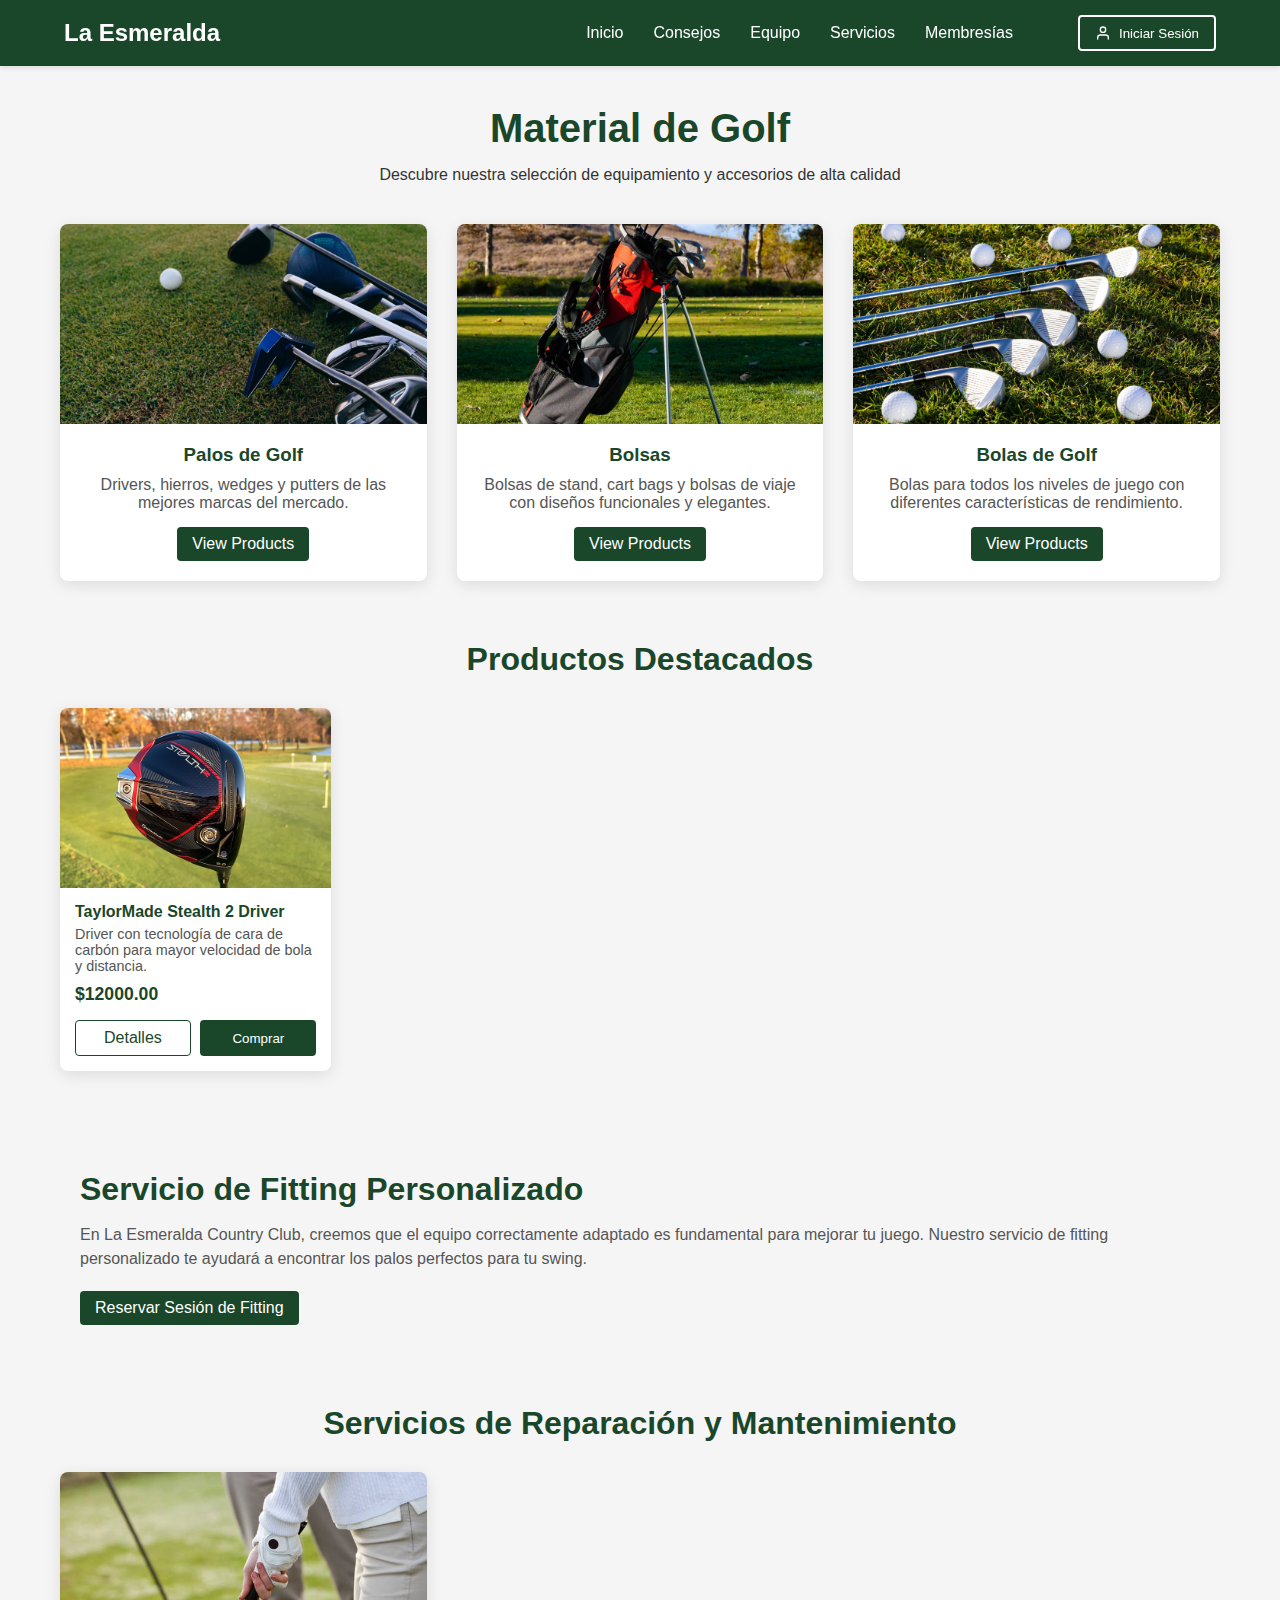
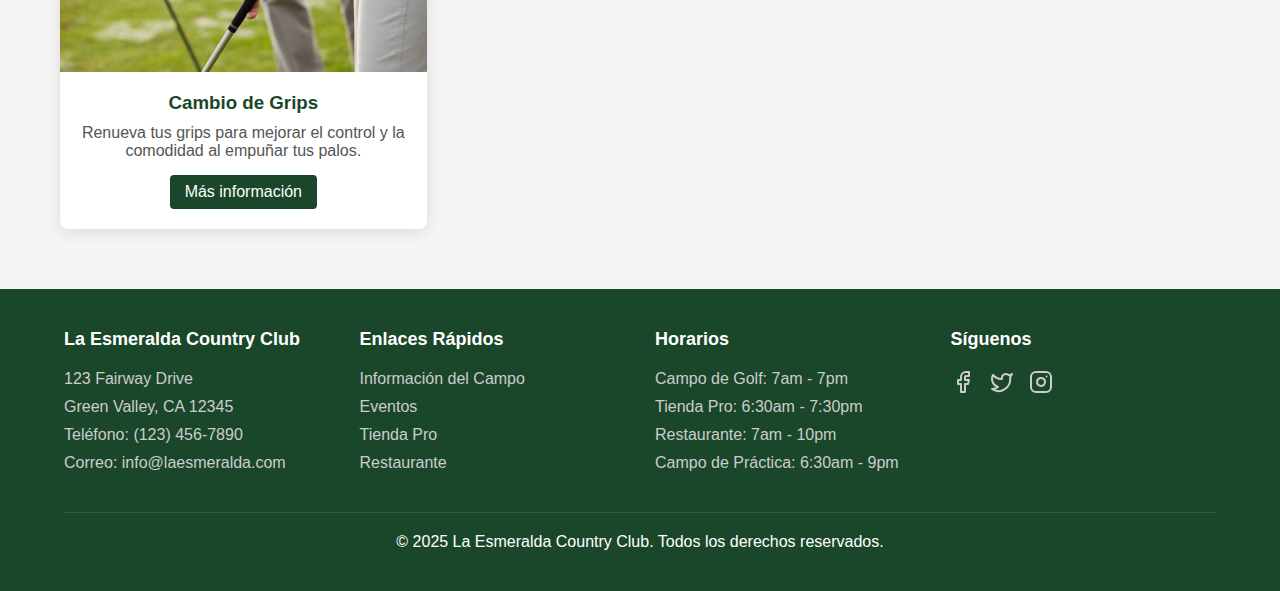
<file: navbar/equipment copy.html>
<!DOCTYPE html>
<html lang="en">
<head>
  <meta charset="UTF-8">
  <meta name="viewport" content="width=device-width, initial-scale=1.0">
  <title data-i18n="equipment_title">Golf Equipment - La Esmeralda Country Club</title>
  <link rel="stylesheet" href="../css/styles.css">
    <link rel="stylesheet" href="../css/styles_navbar.css">
  
</head>
<body>
  <nav class="navbar">
    <div class="nav-container">
      <div class="logo">La Esmeralda</div>
      <input type="checkbox" id="menu-toggle" class="menu-toggle">
      <label for="menu-toggle" class="menu-icon">
        <span></span>
        <span></span>
        <span></span>
      </label>
      <div class="nav-wrapper">
        <ul class="nav-links">
          <li><a href="../index.html" data-i18n="home">Home</a></li>
          <li><a href="tips.html" data-i18n="tips">Tips</a></li>
          <li><a href="#" class="active" data-i18n="equipment">Equipment</a></li>
          <li><a href="../Usuario/servicios.html" data-i18n="services">Services</a></li>
          <li><a href="../Usuario/membresia.html" data-i18n="memberships">Membership</a></li>
          <li class="dropdown">
        </ul>
        <button class="login-btn" onclick="window.location.href='../Usuario/login.html';">
          <svg xmlns="http://www.w3.org/2000/svg" width="16" height="16" viewBox="0 0 24 24" fill="none" stroke="currentColor" stroke-width="2" stroke-linecap="round" stroke-linejoin="round">
            <path d="M20 21v-2a4 4 0 0 0-4-4H8a4 4 0 0 0-4 4v2"></path>
            <circle cx="12" cy="7" r="4"></circle>
          </svg>
          <span data-i18n="login">Login</span>
        </button>
      </div>
    </div>
  </nav>
  <div class="material-container">
    <div class="material-header">
      <h1 data-i18n="golf_equipment">Golf Equipment</h1>
      <p data-i18n="des_equipment">Discover our selection of high-quality equipment and accessories</p>
    </div>
    
    <div class="equipment-categories">
      <div class="equipment-category">
        <div class="category-image">
          <img src="../img/palos.jpg" alt="Golf clubs">
        </div>
        <div class="category-content">
          <h3 data-i18n="golf_clubs">Golf Clubs</h3>
          <p data-i18n="golf_clubs_desc">Drivers, irons, wedges, and putters from the best brands on the market.</p>
          <a href="#" class="browse-btn" data-i18n="view_products">View Products</a>
        </div>
      </div>
      
      <div class="equipment-category">
        <div class="category-image">
          <img src="../img/bolsas.jpg" alt="Golf bags">
        </div>
        <div class="category-content">
          <h3 data-i18n="golf_bags">Golf Bags</h3>
          <p data-i18n="golf_bags_desc">Stand bags, cart bags, and travel bags with functional and elegant designs.</p>
          <a href="#" class="browse-btn" data-i18n="view_products">View Products</a>
        </div>
      </div>
      
      <div class="equipment-category">
        <div class="category-image">
          <img src="../img/bolas.jpg" alt="Golf balls">
        </div>
        <div class="category-content">
          <h3 data-i18n="golf_balls">Golf Balls</h3>
          <p data-i18n="golf_balls_desc">Balls for all playing levels with different performance features.</p>
          <a href="#" class="browse-btn" data-i18n="view_products">View Products</a>
        </div>
      </div>
    </div>
    
    <div class="featured-products">
      <div class="featured-header">
        <h2 data-i18n="featured_products">Featured Products</h2>
      </div>
      
      <div class="product-grid">
        <div class="product-card">
          <div class="product-image">
            <img src="../img/taylorMade.jpg" alt="TaylorMade Driver">
          </div>
          <div class="product-details">
            <div class="product-name" data-i18n="taylor_driver">TaylorMade Stealth 2 Driver</div>
            <div class="product-description" data-i18n="taylor_driver_desc">Driver with carbon face technology for higher ball speed and distance.</div>
            <div class="product-price" data-i18n="taylormade_driver_price">€599.99</div>
            <div class="product-actions">
              <a href="#" class="details-btn" data-i18n="details">Details</a>
              <button class="add-to-cart" data-i18n="buy">Buy</button>
            </div>
          </div>
        </div>
      </div>
    </div>
  </div>
  
  <section class="fitting-section">
    <div class="fitting-container">
      <div class="fitting-content">
        <h2 data-i18n="fitting_title">Personalized Fitting Service</h2>
        <p data-i18n="fitting_desc">At La Esmeralda Country Club, we believe that properly fitted equipment is essential to improving your game. Our personalized fitting service will help you find the perfect clubs for your swing.</p>
        <a href="#" class="browse-btn" data-i18n="book_fitting">Book a Fitting Session</a>
      </div>
    </div>
  </section>
  
  <section class="material-container">
    <div class="featured-header">
      <h2 data-i18n="repair_services">Repair and Maintenance Services</h2>
    </div>
    
    <div class="equipment-categories">
      <div class="equipment-category">
        <div class="category-image">
          <img src="../img/agarre.jpg" alt="Regripping service">
        </div>
        <div class="category-content">
          <h3 data-i18n="grip_replacement">Grip Replacement</h3>
          <p data-i18n="grip_replacement_desc">Renew your grips to improve control and comfort when holding your clubs.</p>
          <a href="#" class="browse-btn" data-i18n="more_info">More Information</a>
        </div>
      </div>
    </div>
  </section>
  

  <footer>
    <div class="footer-content">
      <div class="footer-column">
        <h3>La Esmeralda Country Club</h3>
        <p>123 Fairway Drive</p>
        <p>Green Valley, CA 12345</p>
        <p data-i18n="phone">Phone: (123) 456-7890</p>
        <p data-i18n="email">Email: info@laesmeralda.com</p>
      </div>
      <div class="footer-column">
        <h3 data-i18n="quick_links">Quick Links</h3>
        <a href="#" data-i18n="course_info">Course Information</a>
        <a href="#" data-i18n="events">Events</a>
        <a href="#" data-i18n="pro_shop">Pro Shop</a>
        <a href="#" data-i18n="dining">Dining</a>
      </div>
      <div class="footer-column">
        <h3 data-i18n="hours">Hours</h3>
        <p data-i18n="golf_hours">Golf Course: 7am - 7pm</p>
        <p data-i18n="pro_shop_hours">Pro Shop: 6:30am - 7:30pm</p>
        <p data-i18n="restaurant_hours">Restaurant: 7am - 10pm</p>
        <p data-i18n="range_hours">Driving Range: 6:30am - 9pm</p>
      </div>
      <div class="footer-column">
        <h3 data-i18n="follow_us">Follow Us</h3>
        <div class="social-icons">
          <a href="https://Facebook.com" aria-label="Facebook">
            <svg xmlns="http://www.w3.org/2000/svg" width="24" height="24" viewBox="0 0 24 24" fill="none" stroke="currentColor" stroke-width="2" stroke-linecap="round" stroke-linejoin="round">
              <path d="M18 2h-3a5 5 0 0 0-5 5v3H7v4h3v8h4v-8h3l1-4h-4V7a1 1 0 0 1 1-1h3z"></path>
            </svg>
          </a>
          <a href="https://x.com" aria-label="Twitter">
            <svg xmlns="http://www.w3.org/2000/svg" width="24" height="24" viewBox="0 0 24 24" fill="none" stroke="currentColor" stroke-width="2" stroke-linecap="round" stroke-linejoin="round">
              <path d="M22 4s-.7 2.1-2 3.4c1.6 10-9.4 17.3-18 11.6 2.2.1 4.4-.6 6-2C3 15.5.5 9.6 3 5c2.2 2.6 5.6 4.1 9 4-.9-4.2 4-6.6 7-3.8 1.1 0 3-1.2 3-1.2z"></path>
            </svg>
          </a>
          <a href="https://instagram.com" aria-label="Instagram">
            <svg xmlns="http://www.w3.org/2000/svg" width="24" height="24" viewBox="0 0 24 24" fill="none" stroke="currentColor" stroke-width="2" stroke-linecap="round" stroke-linejoin="round">
              <rect x="2" y="2" width="20" height="20" rx="5" ry="5"></rect>
              <path d="M16 11.37A4 4 0 1 1 12.63 8 4 4 0 0 1 16 11.37z"></path>
              <line x1="17.5" y1="6.5" x2="17.51" y2="6.5"></line>
            </svg>
          </a>
        </div>
      </div>
    </div>
    <div class="copyright">
      <p data-i18n="footer_text">&copy; 2025 La Esmeralda Country Club. All rights reserved.</p>
    </div>
  </footer>

  <script src="../js/lenguaje.js"></script>
</body>
</html>
</file>
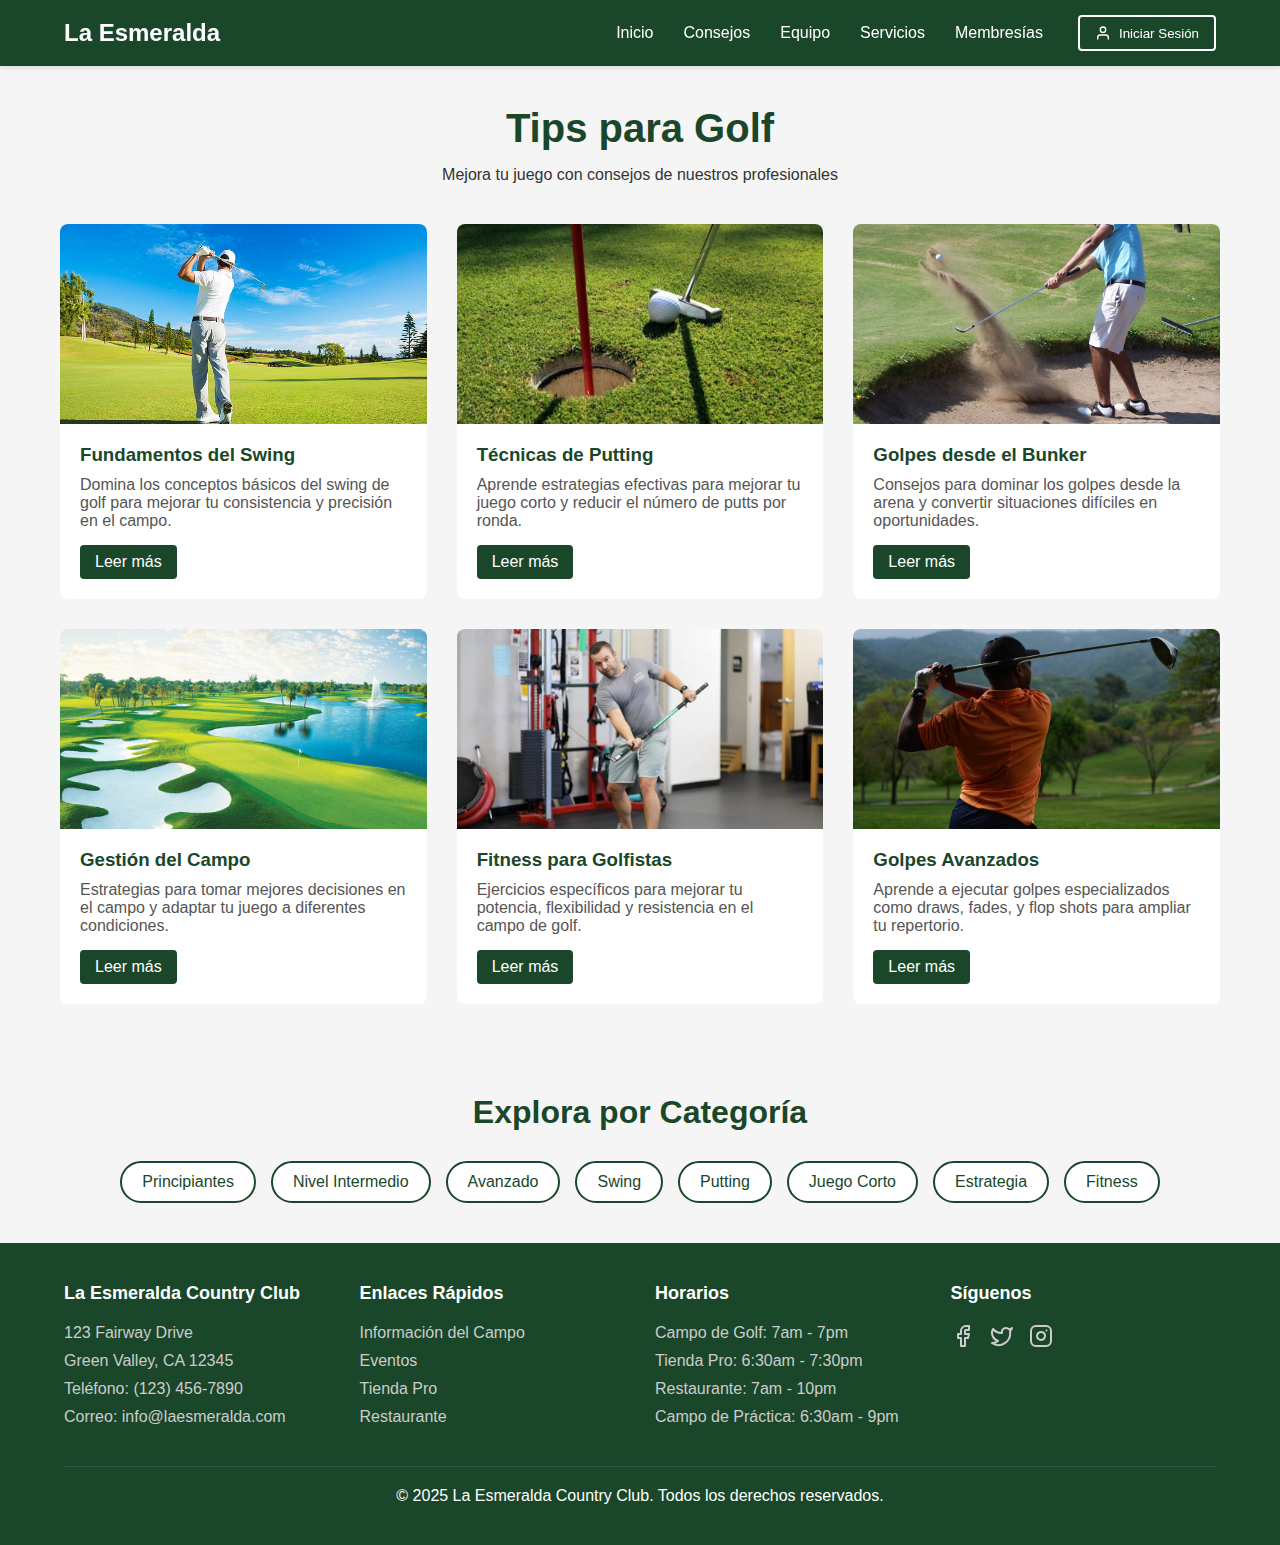
<file: navbar/tips copy.html>
<!DOCTYPE html>
<html lang="en">
<head>
  <meta charset="UTF-8">
  <meta name="viewport" content="width=device-width, initial-scale=1.0">
  <title>Tips para Golf - La Esmeralda Country Club</title>
  <link rel="stylesheet" href="../css/styles.css">
    <link rel="stylesheet" href="../css/styles_navbar.css">
</head>
<body>
  <nav class="navbar">
    <div class="nav-container">
      <div class="logo">La Esmeralda</div>
      <input type="checkbox" id="menu-toggle" class="menu-toggle">
      <label for="menu-toggle" class="menu-icon">
        <span></span>
        <span></span>
        <span></span>
      </label>
      <div class="nav-wrapper">
        <ul class="nav-links">
          <li><a href="../index.html" data-i18n="home">Home</a></li>
          <li><a href="#" class="active" data-i18n="tips">Tips</a></li>
          <li><a href="equipment.html" data-i18n="equipment">Equipment</a></li>
          <li><a href="../Usuario/servicios.html" data-i18n="services">Services</a></li>
          <li><a href="../Usuario/membresia.html" data-i18n="memberships">Membership</a></li>
          
        </ul>
        <button class="login-btn" onclick="window.location.href='../Usuario/login.html';">
          <svg xmlns="http://www.w3.org/2000/svg" width="16" height="16" viewBox="0 0 24 24" fill="none" stroke="currentColor" stroke-width="2" stroke-linecap="round" stroke-linejoin="round">
            <path d="M20 21v-2a4 4 0 0 0-4-4H8a4 4 0 0 0-4 4v2"></path>
            <circle cx="12" cy="7" r="4"></circle>
          </svg>
          <span data-i18n="login">Login</span>
        </button>
      </div>
    </div>
  </nav>

  <div class="tips-container">
    <div class="tips-header">
      <h1 data-i18n="golf_tips">Golf Tips</h1>
      <p data-i18n="golf_tips_desc">Improve your game with advice from our professionals</p>
    </div>
    
    <div class="tips-grid">
      <!-- Tip 1 -->
      <div class="tip-card">
        <div class="tip-image">
          <img src="../img/swing.jpg" alt="Golf swing fundamentals">
        </div>
        <div class="tip-content">
          <h3 data-i18n="swing_fundamentals">Swing Fundamentals</h3>
          <p data-i18n="swing_fundamentals_desc">Master the basics of the golf swing to improve your consistency and accuracy on the course.</p>
          <a href="#" class="read-more" data-i18n="read_more">Read more</a>
        </div>
      </div>
      
      <!-- Tip 2 -->
      <div class="tip-card">
        <div class="tip-image">
          <img src="../img/palo.jpeg" alt="Putting techniques">
        </div>
        <div class="tip-content">
          <h3 data-i18n="putting_techniques">Putting Techniques</h3>
          <p data-i18n="putting_techniques_desc">Learn effective strategies to improve your short game and reduce your putts per round.</p>
          <a href="#" class="read-more" data-i18n="read_more">Read more</a>
        </div>
      </div>
      
      <!-- Tip 3 -->
      <div class="tip-card">
        <div class="tip-image">
          <img src="../img/seño.jpeg" alt="Bunker shots">
        </div>
        <div class="tip-content">
          <h3 data-i18n="bunker_shots">Bunker Shots</h3>
          <p data-i18n="bunker_shots_desc">Tips to master bunker shots and turn difficult situations into opportunities.</p>
          <a href="#" class="read-more" data-i18n="read_more">Read more</a>
        </div>
      </div>
      
      <!-- Tip 4 -->
      <div class="tip-card">
        <div class="tip-image">
          <img src="../img/campo.jpg" alt="Course management">
        </div>
        <div class="tip-content">
          <h3 data-i18n="course_management">Course Management</h3>
          <p data-i18n="course_management_desc">Strategies to make better decisions on the course and adapt your game to different conditions.</p>
          <a href="#" class="read-more" data-i18n="read_more">Read more</a>
        </div>
      </div>
      
      <!-- Tip 5 -->
      <div class="tip-card">
        <div class="tip-image">
          <img src="../img/fitness.jpg" alt="Golf fitness">
        </div>
        <div class="tip-content">
          <h3 data-i18n="golf_fitness">Golf Fitness</h3>
          <p data-i18n="golf_fitness_desc">Specific exercises to improve your power, flexibility, and endurance on the golf course.</p>
          <a href="#" class="read-more" data-i18n="read_more">Read more</a>
        </div>
      </div>
      
      <!-- Tip 6 -->
      <div class="tip-card">
        <div class="tip-image">
          <img src="../img/avanzado.jpg" alt="Advanced shots">
        </div>
        <div class="tip-content">
          <h3 data-i18n="advanced_shots">Advanced Shots</h3>
          <p data-i18n="advanced_shots_desc">Learn to execute specialized shots such as draws, fades, and flop shots to expand your repertoire.</p>
          <a href="#" class="read-more" data-i18n="read_more">Read more</a>
        </div>
      </div>
    </div>
  </div>
  
  <section class="tips-categories">
    <div class="category-container">
      <div class="category-header">
        <h2 data-i18n="explore_categories">Explore by Category</h2>
      </div>
      <div class="category-links">
        <a href="#" class="category-link" data-i18n="beginners">Beginners</a>
        <a href="#" class="category-link" data-i18n="intermediate">Intermediate</a>
        <a href="#" class="category-link" data-i18n="advanced">Advanced</a>
        <a href="#" class="category-link" data-i18n="swing">Swing</a>
        <a href="#" class="category-link" data-i18n="putting">Putting</a>
        <a href="#" class="category-link" data-i18n="short_game">Short Game</a>
        <a href="#" class="category-link" data-i18n="strategy">Strategy</a>
        <a href="#" class="category-link" data-i18n="fitness">Fitness</a>
      </div>
    </div>
  </section>

  <footer>
    <div class="footer-content">
      <div class="footer-column">
        <h3>La Esmeralda Country Club</h3>
        <p>123 Fairway Drive</p>
        <p>Green Valley, CA 12345</p>
        <p data-i18n="phone">Phone: (123) 456-7890</p>
        <p data-i18n="email">Email: info@laesmeralda.com</p>
      </div>
      <div class="footer-column">
        <h3 data-i18n="quick_links">Quick Links</h3>
        <a href="#" data-i18n="course_info">Course Information</a>
        <a href="#" data-i18n="events">Events</a>
        <a href="#" data-i18n="pro_shop">Pro Shop</a>
        <a href="#" data-i18n="dining">Dining</a>
      </div>
      <div class="footer-column">
        <h3 data-i18n="hours">Hours</h3>
        <p data-i18n="golf_hours">Golf Course: 7am - 7pm</p>
        <p data-i18n="pro_shop_hours">Pro Shop: 6:30am - 7:30pm</p>
        <p data-i18n="restaurant_hours">Restaurant: 7am - 10pm</p>
        <p data-i18n="range_hours">Driving Range: 6:30am - 9pm</p>
      </div>
      <div class="footer-column">
        <h3 data-i18n="follow_us">Follow Us</h3>
        <div class="social-icons">
          <a href="https://Facebook.com" aria-label="Facebook">
            <svg xmlns="http://www.w3.org/2000/svg" width="24" height="24" viewBox="0 0 24 24" fill="none" stroke="currentColor" stroke-width="2" stroke-linecap="round" stroke-linejoin="round">
              <path d="M18 2h-3a5 5 0 0 0-5 5v3H7v4h3v8h4v-8h3l1-4h-4V7a1 1 0 0 1 1-1h3z"></path>
            </svg>
          </a>
          <a href="https://x.com" aria-label="Twitter">
            <svg xmlns="http://www.w3.org/2000/svg" width="24" height="24" viewBox="0 0 24 24" fill="none" stroke="currentColor" stroke-width="2" stroke-linecap="round" stroke-linejoin="round">
              <path d="M22 4s-.7 2.1-2 3.4c1.6 10-9.4 17.3-18 11.6 2.2.1 4.4-.6 6-2C3 15.5.5 9.6 3 5c2.2 2.6 5.6 4.1 9 4-.9-4.2 4-6.6 7-3.8 1.1 0 3-1.2 3-1.2z"></path>
            </svg>
          </a>
          <a href="https://instagram.com" aria-label="Instagram">
            <svg xmlns="http://www.w3.org/2000/svg" width="24" height="24" viewBox="0 0 24 24" fill="none" stroke="currentColor" stroke-width="2" stroke-linecap="round" stroke-linejoin="round">
              <rect x="2" y="2" width="20" height="20" rx="5" ry="5"></rect>
              <path d="M16 11.37A4 4 0 1 1 12.63 8 4 4 0 0 1 16 11.37z"></path>
              <line x1="17.5" y1="6.5" x2="17.51" y2="6.5"></line>
            </svg>
          </a>
        </div>
      </div>
    </div>
    <div class="copyright">
      <p data-i18n="footer_text">&copy; 2025 La Esmeralda Country Club. All rights reserved.</p>
    </div>
  </footer>

  <div id="language-modal" class="modal">
    <div class="modal-content">
      <h2>Select Language</h2>
      <button class="lang-btn" data-lang="en">English</button>
      <button class="lang-btn" data-lang="es">Español</button>
      <button id="close-modal">Close</button>
    </div>
  </div>

  <script src="../js/lenguaje.js"></script>
</body>
</html>
</file>
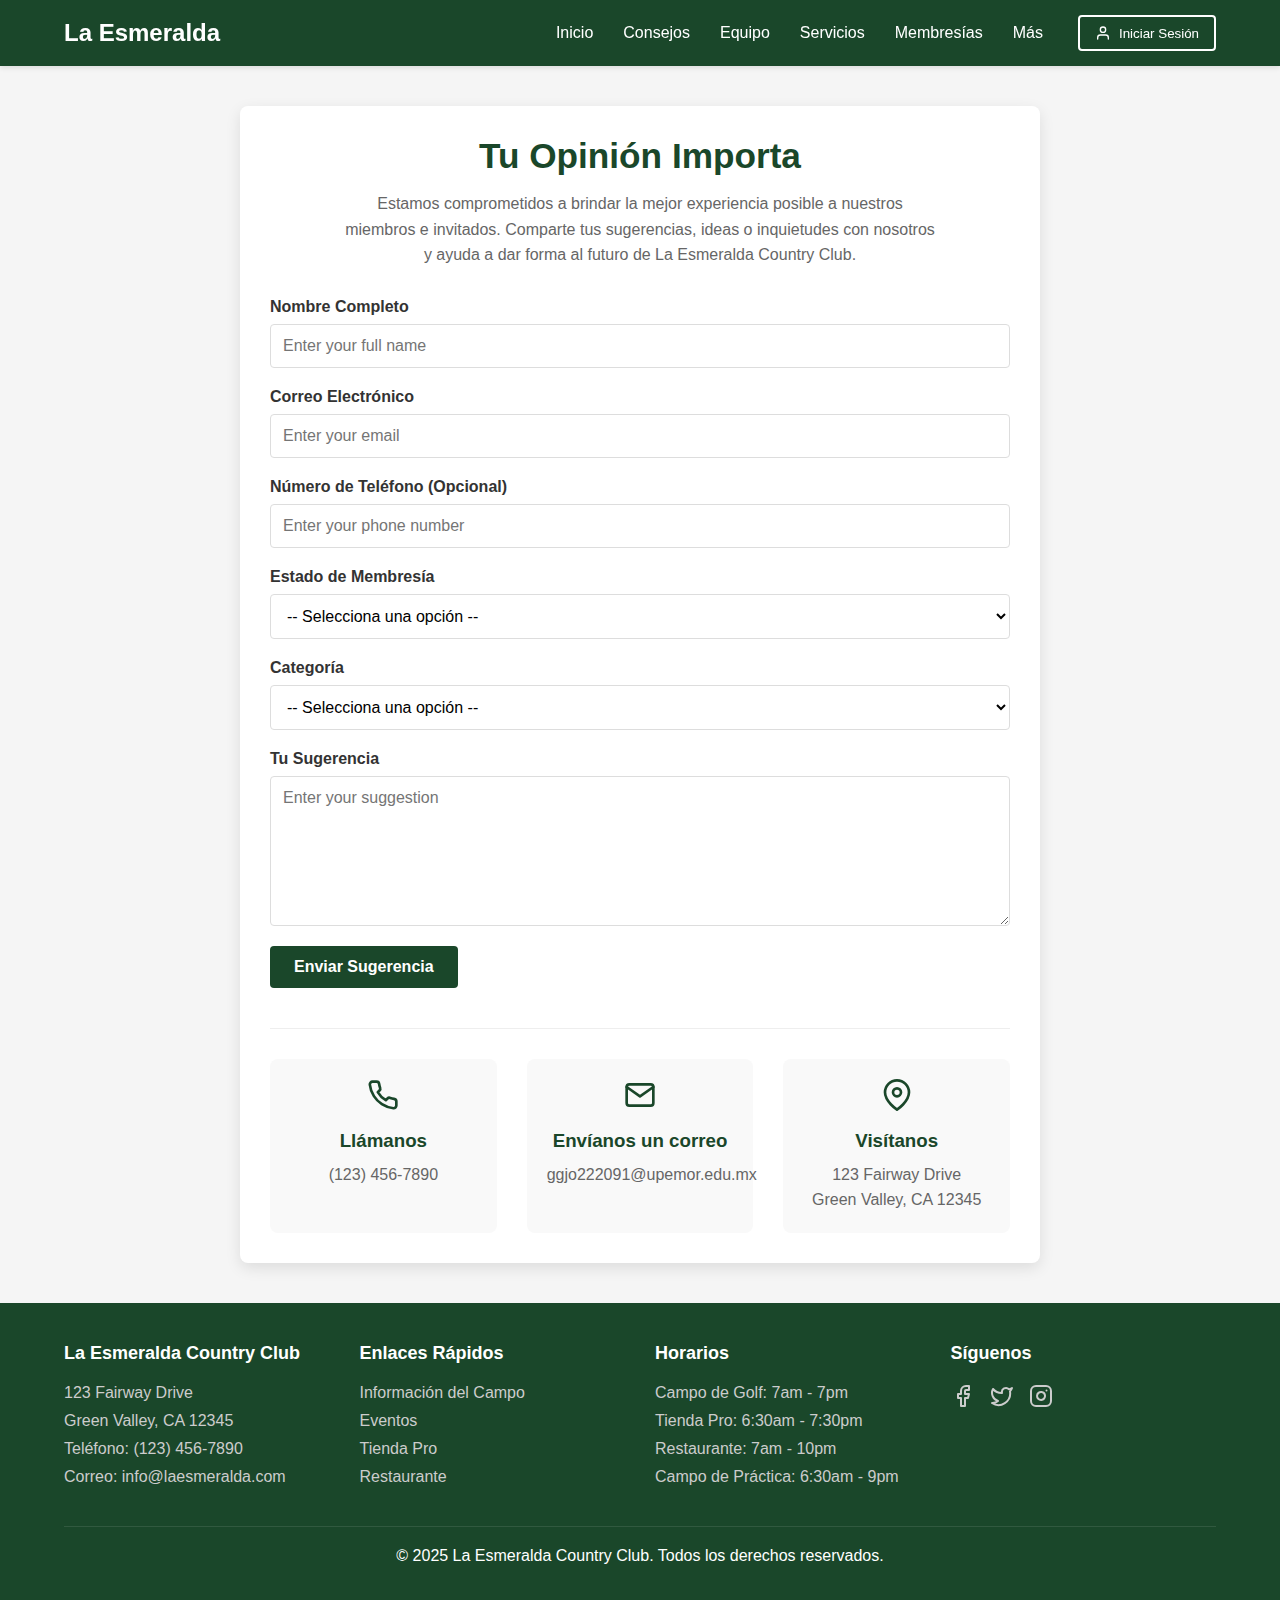
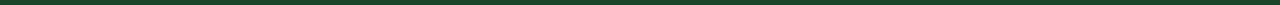
<file: Usuario/contacto.html>
<!DOCTYPE html>
<html lang="en">
<head>
  <meta charset="UTF-8">
  <meta name="viewport" content="width=device-width, initial-scale=1.0">
  <title>Suggestions - La Esmeralda Country Club</title>
  <link rel="stylesheet" href="../css/styles.css">
  <link rel="stylesheet" href="../css/contacto.css">
  
</head>
<body>
  <nav class="navbar">
    <div class="nav-container">
      <div class="logo">La Esmeralda</div>
      <input type="checkbox" id="menu-toggle" class="menu-toggle">
      <label for="menu-toggle" class="menu-icon">
        <span></span>
        <span></span>
        <span></span>
      </label>
      <div class="nav-wrapper">
        <ul class="nav-links">
          <li><a href="../index.html" data-i18n="home">Home</a></li>
          <li><a href="../navbar/tips.html" data-i18n="tips">Tips</a></li>
          <li><a href="../navbar/equipment.html" data-i18n="equipment">Equipment</a></li>
          <li><a href="../Usuario/servicios.html" data-i18n="services">Services</a></li>
          <li><a href="../Usuario/membresia.html" data-i18n="memberships">Memberships</a></li>
          <li class="dropdown">
            <a href="#" class="dropdown-toggle" data-i18n="more">More</a>
            <div class="dropdown-content">
              <a href="http://alsona.great-site.net/" data-i18n="nava_team">Nava's team</a>
              <a href="#" id="language-selector" data-i18n="language" class="open-language-modal">Language</a>
            </div>
          </li>
        </ul>
        <button class="login-btn" onclick="window.location.href='../usuario/login.html';">
          <svg xmlns="http://www.w3.org/2000/svg" width="16" height="16" viewBox="0 0 24 24" fill="none" stroke="currentColor" stroke-width="2" stroke-linecap="round" stroke-linejoin="round">
            <path d="M20 21v-2a4 4 0 0 0-4-4H8a4 4 0 0 0-4 4v2"></path>
            <circle cx="12" cy="7" r="4"></circle>
          </svg>
          <span data-i18n="login">Login</span>
        </button>
      </div>
    </div>
  </nav>

  <div class="suggestions-container">
    <div class="suggestions-header">
        <h1 data-i18n="suggestions_title">Your Feedback Matters</h1>
        <p data-i18n="suggestions_subtitle">
            We're committed to providing the best possible experience for our members and guests. Share your suggestions, ideas, or concerns with us, and help shape the future of La Esmeralda Country Club.
        </p>
    </div>

    <form class="suggestions-form" id="suggestions-form">
        <div class="form-group">
            <label for="name" data-i18n="name_label">Full Name</label>
            <input type="text" id="name" name="name" required placeholder="Enter your full name" data-i18n-placeholder="enter_name">
        </div>

        <div class="form-group">
            <label for="email" data-i18n="email_label">Email Address</label>
            <input type="email" id="email" name="email" required placeholder="Enter your email" data-i18n-placeholder="enter_email">
        </div>

        <div class="form-group">
            <label for="phone" data-i18n="phone_label">Phone Number (Optional)</label>
            <input type="tel" id="phone" name="phone" placeholder="Enter your phone number" data-i18n-placeholder="enter_phone">
        </div>

        <div class="form-group">
            <label for="member-status" data-i18n="member_status_label">Member Status</label>
            <select id="member-status" name="member-status" required>
                <option value="" data-i18n="select_option">-- Select an option --</option>
                <option value="member" data-i18n="current_member">Current Member</option>
                <option value="guest" data-i18n="guest">Guest</option>
                <option value="former-member" data-i18n="former_member">Former Member</option>
                <option value="interested" data-i18n="interested">Interested in Membership</option>
            </select>
        </div>

        <div class="form-group">
            <label for="category" data-i18n="category_label">Category</label>
            <select id="category" name="category" required>
                <option value="" data-i18n="select_option">-- Select an option --</option>
                <option value="golf-course" data-i18n="golf_course">Golf Course</option>
                <option value="facilities" data-i18n="facilities">Club Facilities</option>
                <option value="service" data-i18n="service">Customer Service</option>
                <option value="restaurant" data-i18n="restaurant">Restaurant & Dining</option>
                <option value="pro-shop" data-i18n="pro_shop">Pro Shop</option>
                <option value="events" data-i18n="events_category">Events & Activities</option>
                <option value="membership" data-i18n="membership_category">Membership</option>
                <option value="other" data-i18n="other">Other</option>
            </select>
        </div>

        <div class="form-group">
            <label for="suggestion" data-i18n="suggestion_label">Your Suggestion</label>
            <textarea id="suggestion" name="suggestion" required placeholder="Enter your suggestion" data-i18n-placeholder="enter_suggestion"></textarea>
        </div>

        <button type="submit" class="submit-btn" data-i18n="submit_btn">Submit Suggestion</button>
    </form>

    <div class="contact-info">
        <div class="contact-card">
            <svg xmlns="http://www.w3.org/2000/svg" width="32" height="32" viewBox="0 0 24 24" fill="none" stroke="currentColor" stroke-width="2" stroke-linecap="round" stroke-linejoin="round">
                <path d="M22 16.92v3a2 2 0 0 1-2.18 2 19.79 19.79 0 0 1-8.63-3.07 19.5 19.5 0 0 1-6-6 19.79 19.79 0 0 1-3.07-8.67A2 2 0 0 1 4.11 2h3a2 2 0 0 1 2 1.72 12.84 12.84 0 0 0 .7 2.81 2 2 0 0 1-.45 2.11L8.09 9.91a16 16 0 0 0 6 6l1.27-1.27a2 2 0 0 1 2.11-.45 12.84 12.84 0 0 0 2.81.7A2 2 0 0 1 22 16.92z"></path>
            </svg>
            <h3 data-i18n="call_us">Call Us</h3>
            <p>(123) 456-7890</p>
        </div>

        <div class="contact-card">
            <svg xmlns="http://www.w3.org/2000/svg" width="32" height="32" viewBox="0 0 24 24" fill="none" stroke="currentColor" stroke-width="2" stroke-linecap="round" stroke-linejoin="round">
                <path d="M4 4h16c1.1 0 2 .9 2 2v12c0 1.1-.9 2-2 2H4c-1.1 0-2-.9-2-2V6c0-1.1.9-2 2-2z"></path>
                <polyline points="22,6 12,13 2,6"></polyline>
            </svg>
            <h3 data-i18n="email_us">Email Us</h3>
            <p>ggjo222091@upemor.edu.mx</p>
        </div>

        <div class="contact-card">
            <svg xmlns="http://www.w3.org/2000/svg" width="32" height="32" viewBox="0 0 24 24" fill="none" stroke="currentColor" stroke-width="2" stroke-linecap="round" stroke-linejoin="round">
                <path d="M21 10c0 7-9 13-9 13s-9-6-9-13a9 9 0 0 1 18 0z"></path>
                <circle cx="12" cy="10" r="3"></circle>
            </svg>
            <h3 data-i18n="visit_us">Visit Us</h3>
            <p>123 Fairway Drive<br>Green Valley, CA 12345</p>
        </div>
    </div>
</div>


  <footer>
    <div class="footer-content">
      <div class="footer-column">
        <h3>La Esmeralda Country Club</h3>
        <p>123 Fairway Drive</p>
        <p>Green Valley, CA 12345</p>
        <p data-i18n="phone">Phone: (123) 456-7890</p>
        <p data-i18n="email">Email: info@laesmeralda.com</p>
      </div>
      <div class="footer-column">
        <h3 data-i18n="quick_links">Quick Links</h3>
        <a href="#" data-i18n="course_info">Course Information</a>
        <a href="#" data-i18n="events">Events</a>
        <a href="#" data-i18n="pro_shop">Pro Shop</a>
        <a href="#" data-i18n="dining">Dining</a>
      </div>
      <div class="footer-column">
        <h3 data-i18n="hours">Hours</h3>
        <p data-i18n="golf_hours">Golf Course: 7am - 7pm</p>
        <p data-i18n="pro_shop_hours">Pro Shop: 6:30am - 7:30pm</p>
        <p data-i18n="restaurant_hours">Restaurant: 7am - 10pm</p>
        <p data-i18n="range_hours">Driving Range: 6:30am - 9pm</p>
      </div>
      <div class="footer-column">
        <h3 data-i18n="follow_us">Follow Us</h3>
        <div class="social-icons">
          <a href="https://Facebook.com" aria-label="Facebook">
            <svg xmlns="http://www.w3.org/2000/svg" width="24" height="24" viewBox="0 0 24 24" fill="none" stroke="currentColor" stroke-width="2" stroke-linecap="round" stroke-linejoin="round">
              <path d="M18 2h-3a5 5 0 0 0-5 5v3H7v4h3v8h4v-8h3l1-4h-4V7a1 1 0 0 1 1-1h3z"></path>
            </svg>
          </a>
          <a href="https://x.com" aria-label="Twitter">
            <svg xmlns="http://www.w3.org/2000/svg" width="24" height="24" viewBox="0 0 24 24" fill="none" stroke="currentColor" stroke-width="2" stroke-linecap="round" stroke-linejoin="round">
              <path d="M22 4s-.7 2.1-2 3.4c1.6 10-9.4 17.3-18 11.6 2.2.1 4.4-.6 6-2C3 15.5.5 9.6 3 5c2.2 2.6 5.6 4.1 9 4-.9-4.2 4-6.6 7-3.8 1.1 0 3-1.2 3-1.2z"></path>
            </svg>
          </a>
          <a href="https://instagram.com" aria-label="Instagram">
            <svg xmlns="http://www.w3.org/2000/svg" width="24" height="24" viewBox="0 0 24 24" fill="none" stroke="currentColor" stroke-width="2" stroke-linecap="round" stroke-linejoin="round">
              <rect x="2" y="2" width="20" height="20" rx="5" ry="5"></rect>
              <path d="M16 11.37A4 4 0 1 1 12.63 8 4 4 0 0 1 16 11.37z"></path>
              <line x1="17.5" y1="6.5" x2="17.51" y2="6.5"></line>
            </svg>
          </a>
        </div>
      </div>
    </div>
    <div class="copyright">
      <p data-i18n="footer_text">&copy; 2025 La Esmeralda Country Club. All rights reserved.</p>
    </div>
  </footer>

  <div id="language-modal" class="modal">
    <div class="modal-content">
      <h2 data-i18n="select_language">Select Language</h2>
      <button class="lang-btn" data-lang="en">English</button>
      <button class="lang-btn" data-lang="es">Español</button>
      <button id="close-modal" data-i18n="close">Close</button>
    </div>
  </div>

  <script src="../js/lenguaje.js"></script>
  <script>
        document.addEventListener('DOMContentLoaded', function() {
        const form = document.getElementById('suggestions-form');
        
        form.addEventListener('submit', function(e) {
            e.preventDefault();
            
            const formData = new FormData(form);
            
            // Para depurar - ver qué datos se están enviando
            for (let pair of formData.entries()) {
                console.log(pair[0] + ': ' + pair[1]);
            }
            
            fetch('insertar_sugerencia.php', {
                method: 'POST',
                body: formData
            })
            .then(response => response.json())
            .then(data => {
                if (data.success) {
                    alert(data.message);
                    form.reset();
                } else {
                    alert('Error: ' + data.message);
                }
            })
            .catch(error => {
                console.error('Error:', error);
                alert('Ocurrió un error al enviar el formulario');
            });
        });
    });
  </script>
  <script src="https://cdn.userway.org/widget.js" data-account="ktnkhEfZx0"></script>
</body>
</html>
</file>
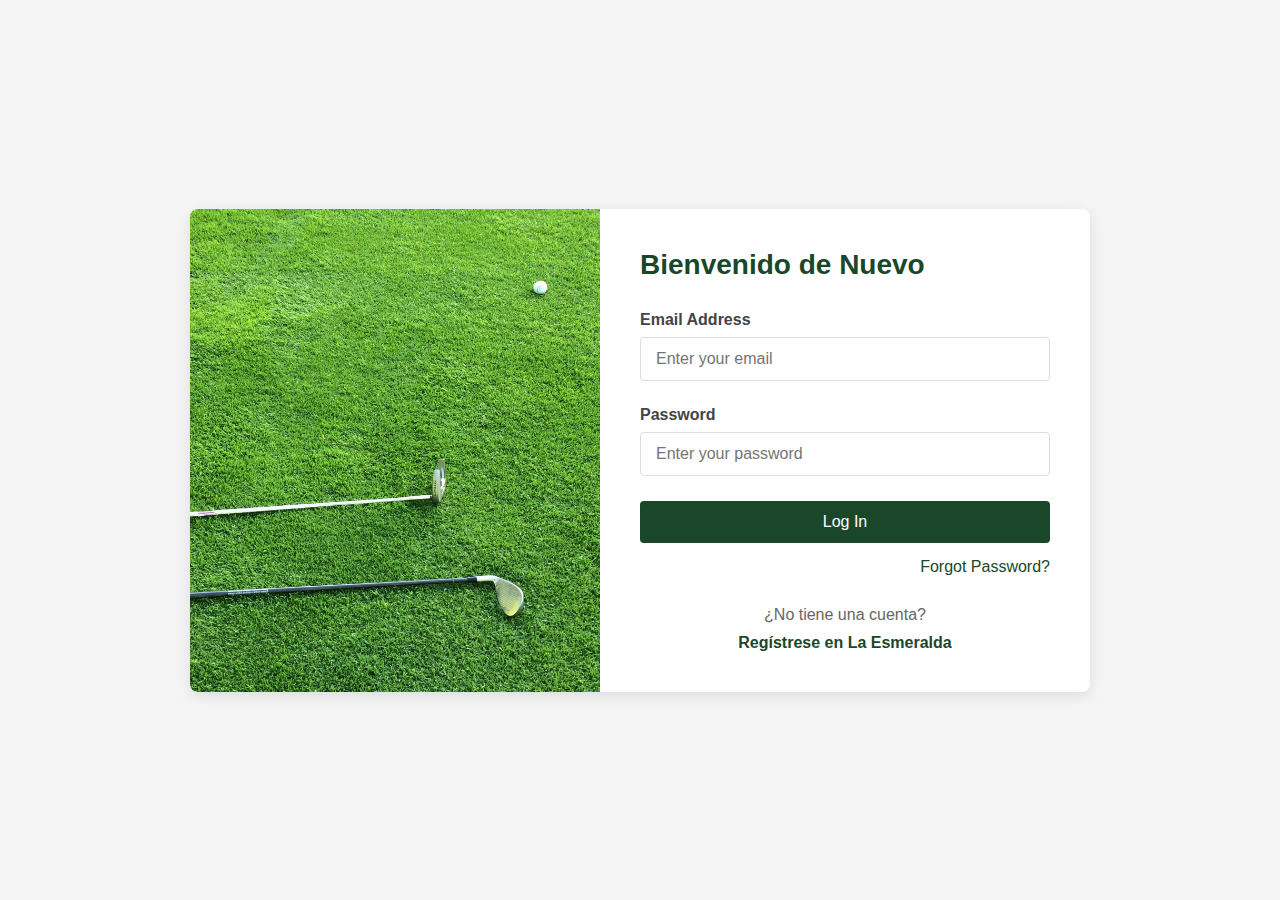
<file: Usuario/login.html>
<!DOCTYPE html>
<html lang="en">
<head>
    <meta charset="UTF-8">
    <meta name="viewport" content="width=device-width, initial-scale=1.0">
    <title data-i18n="login_title">Login - La Esmeralda Country Club</title>
    <link rel="stylesheet" href="../css/login.css">
</head>
<body>
    <div class="login-container">
        <div class="login-form-container">
            <h1 class="form-title" data-i18n="welcome_back">Welcome Back</h1>
            <form id="login-form" method="POST" action="login.php" novalidate>
                <div class="form-group">
                    <label for="email">Email Address</label>
                    <input type="email" id="email" name="email" class="form-control" placeholder="Enter your email" required>
                </div>
                <div class="form-group">
                    <label for="password">Password</label>
                    <input type="password" id="password" name="password" class="form-control" placeholder="Enter your password" required>
                </div>
                <div class="button-container">
                    <button type="submit" id="login-button" class="btn-primary">Log In</button>
                </div>
                <div class="forgot-password">
                    <a href="#">Forgot Password?</a>
                </div>
            </form>
            
            
            <div class="form-footer">
                <p data-i18n="no_account">Don't have an account?</p>
                <a href="membresia.html" data-i18n="sign_up">Sign Up for La Esmeralda</a>
            </div>
        </div>
        <div class="login-image"></div>
    </div>
    
    <script src="../js/lenguaje.js"></script>
</body>
</html>
</file>
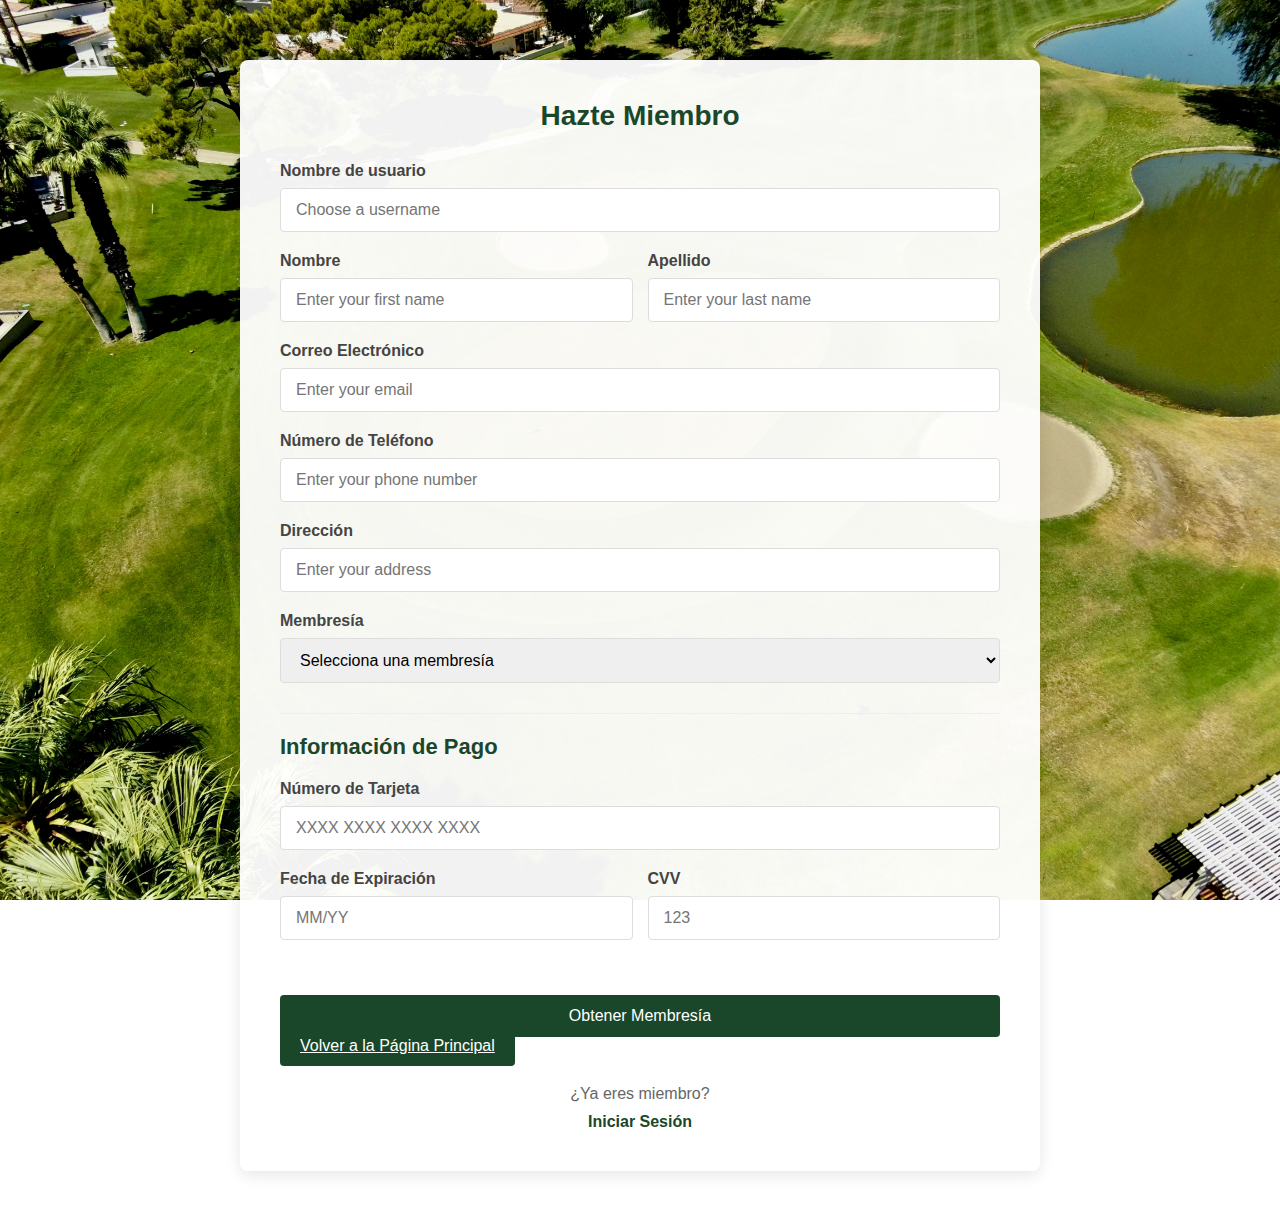
<file: Usuario/membresia.html>
<!DOCTYPE html>
<html lang="en">
<head>
  <meta charset="UTF-8">
  <meta name="viewport" content="width=device-width, initial-scale=1.0">
  <title data-i18n="membership_title">Membership Registration - La Esmeralda Country Club</title>
  <link rel="stylesheet" href="../css/membership.css">
</head>
<body>
  <div class="membership-container">
    <div class="membership-form-container">
      <h1 class="form-title" data-i18n="membership_heading">Become a Member</h1>
      <form id="membership-form" method="POST" action="insertar_sugerencia.php" novalidate>
        <div class="form-group">
          <label for="username" data-i18n="label_username">Username</label>
          <input type="text" id="username" name="username" class="form-control" placeholder="Choose a username" required>
          <div id="username-error" class="error-message" data-i18n="error_username">Username is required.</div>
        </div>
        
        <div class="form-row">
          <div class="form-group">
            <label for="firstName" data-i18n="label_firstname">First Name</label>
            <input type="text" id="firstName" name="firstName" class="form-control" placeholder="Enter your first name" required>
            <div id="firstName-error" class="error-message" data-i18n="error_firstname">First name is required.</div>
          </div>
          
          <div class="form-group">
            <label for="lastName" data-i18n="label_lastname">Last Name</label>
            <input type="text" id="lastName" name="lastName" class="form-control" placeholder="Enter your last name" required>
            <div id="lastName-error" class="error-message" data-i18n="error_lastname">Last name is required.</div>
          </div>
        </div>
        
        <div class="form-group">
          <label for="email" data-i18n="label_email">Email Address</label>
          <input type="email" id="email" name="email" class="form-control" placeholder="Enter your email" required>
          <div id="email-error" class="error-message" data-i18n="error_email">Please enter a valid email address.</div>
        </div>
        
        <div class="form-group">
          <label for="phone" data-i18n="label_phone">Phone Number</label>
          <input type="tel" id="phone" name="phone" class="form-control" placeholder="Enter your phone number" required>
          <div id="phone-error" class="error-message" data-i18n="error_phone">Please enter a valid phone number.</div>
        </div>
        
        <div class="form-group">
          <label for="address" data-i18n="label_address">Address</label>
          <input type="text" id="address" name="address" class="form-control" placeholder="Enter your address" required>
          <div id="address-error" class="error-message" data-i18n="error_address">Address is required.</div>
        </div>

        <div class="form-group">
          <label for="membership" data-i18n="label_membership">Membership</label>
          <select id="membership" name="membership" class="form-control" required>
            <option value="" data-i18n="option_select">Select a membership</option>
            <option value="gold" data-i18n="option_gold">Gold Membership</option>
            <option value="silver" data-i18n="option_silver">Silver Membership</option>
            <option value="bronze" data-i18n="option_bronze">Bronze Membership</option>
          </select>
          <div id="membership-error" class="error-message" data-i18n="error_membership">Membership is required.</div>
        </div>

        <div class="payment-section">
          <h2 data-i18n="payment_heading">Payment Information</h2>
          
          <div class="form-group">
            <label for="cardNumber" data-i18n="label_cardnumber">Card Number</label>
            <input type="text" id="cardNumber" name="cardNumber" class="form-control" placeholder="XXXX XXXX XXXX XXXX" required>
            <div id="cardNumber-error" class="error-message" data-i18n="error_cardnumber">Please enter a valid card number.</div>
          </div>
          
          <div class="form-row">
            <div class="form-group">
              <label for="expiryDate" data-i18n="label_expirydate">Expiry Date</label>
              <input type="text" id="expiryDate" name="expiryDate" class="form-control" placeholder="MM/YY" required>
              <div id="expiryDate-error" class="error-message" data-i18n="error_expirydate">Please enter a valid expiry date.</div>
            </div>
            
            <div class="form-group">
              <label for="cvv" data-i18n="label_cvv">CVV</label>
              <input type="text" id="cvv" name="cvv" class="form-control" placeholder="123" required>
              <div id="cvv-error" class="error-message" data-i18n="error_cvv">Please enter a valid CVV.</div>
            </div>
          </div>
        </div>
        
        <button type="submit" class="btn-primary" id="submit-btn" disabled data-i18n="button_getmembership">Get Membership</button>
        <a href="../index.php" class="btn-primary" data-i18n="button_backhome">Back to Home Page</a>
      </form>
      
      <div class="form-footer">
        <p data-i18n="already_member">Already a member?</p>
        <a href="login.html" data-i18n="login_link">Log In</a>
      </div>
    </div>
  </div>
  
  <script src="../js/lenguaje.js"></script>
  <script src="../js/membership.js"></script>
</body>
</html>
</file>
<file: css/styles.css>
* {
    margin: 0;
    padding: 0;
    box-sizing: border-box;
    font-family: 'Arial', sans-serif;
  }
  
  body {
    background-color: #f5f5f5;
    color: #333;
    overflow-x: hidden;
  }
  
  /* Navigation Bar */
  .navbar {
    background-color: #1a472a;
    padding: 0;
    box-shadow: 0 2px 5px rgba(0,0,0,0.1);
    position: sticky;
    top: 0;
    z-index: 1000;
  }
  
  .nav-container {
    display: flex;
    justify-content: space-between;
    align-items: center;
    padding: 15px 5%;
    max-width: 1400px;
    margin: 0 auto;
  }
  
  .logo {
    color: white;
    font-size: 24px;
    font-weight: bold;
    z-index: 1001;
  }
  
  .nav-wrapper {
    display: flex;
    align-items: center;
  }
  
  .nav-links {
    display: flex;
    list-style: none;
    margin: 0;
    padding: 0;
  }
  
  .nav-links li {
    position: relative;
    margin: 0 15px;
  }
  
  .nav-links a {
    color: white;
    text-decoration: none;
    font-size: 16px;
    padding: 5px 0;
    transition: all 0.3s ease;
    display: block;
  }
  
  .nav-links a:hover {
    color: #a7c7a7;
  }
  
  /* Dropdown Menu */
  .dropdown {
    position: relative;
  }
  
  .dropdown-toggle {
    cursor: pointer;
  }
  
  .dropdown-content {
    display: none;
    position: absolute;
    background-color: #f9f9f9;
    min-width: 160px;
    box-shadow: 0px 8px 16px 0px rgba(0,0,0,0.2);
    z-index: 1;
    border-radius: 4px;
    top: 100%;
    left: 0;
  }
  
  .dropdown-content a {
    color: #333;
    padding: 12px 16px;
    text-decoration: none;
    display: block;
  }
  
  .dropdown-content a:hover {
    background-color: #f1f1f1;
    color: #1a472a;
  }
  
  .dropdown:hover .dropdown-content {
    display: block;
  }
  
  /* Mobile Menu */
  .menu-toggle {
    display: none;
  }
  
  .menu-icon {
    display: none;
    flex-direction: column;
    justify-content: space-between;
    width: 30px;
    height: 21px;
    cursor: pointer;
    z-index: 1001;
  }
  
  .menu-icon span {
    display: block;
    height: 3px;
    width: 100%;
    background-color: white;
    border-radius: 3px;
    transition: all 0.3s ease;
  }
  
  /* Login Button */
  .login-btn {
    background-color: transparent;
    border: 2px solid white;
    color: white;
    padding: 8px 15px;
    border-radius: 4px;
    cursor: pointer;
    display: flex;
    align-items: center;
    gap: 8px;
    transition: all 0.3s ease;
    margin-left: 20px;
  }
  
  .login-btn:hover {
    background-color: white;
    color: #1a472a;
  }
  
  /* Hero Section */
  .hero {
    height: 500px;
    background-image: url('/api/placeholder/1200/500');
    background-size: cover;
    background-position: center;
    display: flex;
    align-items: center;
    justify-content: center;
    color: white;
    text-align: center;
  }
  
  .hero-content {
    background-color: rgba(0, 0, 0, 0.6);
    padding: 40px;
    border-radius: 8px;
    max-width: 90%;
    width: 600px;
  }
  
  .hero h1 {
    font-size: 48px;
    margin-bottom: 20px;
  }
  
  .hero p {
    font-size: 18px;
    margin-bottom: 30px;
  }
  
  .cta-btn {
    display: inline-block;
    background-color: #1a472a;
    color: white;
    padding: 12px 24px;
    border-radius: 4px;
    text-decoration: none;
    font-weight: bold;
    transition: all 0.3s ease;
  }
  
  .cta-btn:hover {
    background-color: #143e22;
    transform: translateY(-2px);
  }
  
  /* Features Section */
  .features {
    padding: 60px 5%;
    display: grid;
    grid-template-columns: repeat(auto-fit, minmax(300px, 1fr));
    gap: 30px;
    max-width: 1400px;
    margin: 0 auto;
  }
  
  .feature-card {
    background-color: white;
    padding: 30px;
    border-radius: 8px;
    box-shadow: 0 5px 15px rgba(0,0,0,0.1);
    text-align: center;
    transition: transform 0.3s ease;
  }
  
  .feature-card:hover {
    transform: translateY(-5px);
  }
  
  .feature-card h3 {
    margin: 20px 0;
    color: #1a472a;
  }
  
  .feature-card p {
    color: #666;
    line-height: 1.6;
  }
  
  /* Footer */
  footer {
    background-color: #1a472a;
    color: white;
    padding: 40px 5%;
  }
  
  .footer-content {
    display: grid;
    grid-template-columns: repeat(auto-fit, minmax(200px, 1fr));
    gap: 30px;
    max-width: 1400px;
    margin: 0 auto;
  }
  
  .footer-column h3 {
    margin-bottom: 20px;
    font-size: 18px;
  }
  
  .footer-column p, .footer-column a {
    color: #ccc;
    margin-bottom: 10px;
    display: block;
    text-decoration: none;
  }
  
  .footer-column a:hover {
    color: white;
  }
  
  .social-icons {
    display: flex;
    gap: 15px;
    margin-top: 10px;
  }
  
  .social-icons a {
    color: #ccc;
    transition: color 0.3s ease;
  }
  
  .social-icons a:hover {
    color: white;
  }
  
  .copyright {
    margin-top: 30px;
    text-align: center;
    padding-top: 20px;
    border-top: 1px solid rgba(255,255,255,0.1);
    max-width: 1400px;
    margin: 30px auto 0;
  }
  
  /* Media Queries */
  @media (max-width: 992px) {
    .hero h1 {
      font-size: 40px;
    }
  }
  
  @media (max-width: 768px) {
    .menu-icon {
      display: flex;
    }
    
    .nav-wrapper {
      position: fixed;
      top: 0;
      right: -100%;
      width: 100%;
      height: 100vh;
      background-color: #1a472a;
      flex-direction: column;
      justify-content: center;
      align-items: center;
      transition: right 0.3s ease;
      z-index: 1000;
    }
    
    .menu-toggle:checked ~ .nav-wrapper {
      right: 0;
    }
    
    .menu-toggle:checked ~ .menu-icon span:nth-child(1) {
      transform: translateY(9px) rotate(45deg);
    }
    
    .menu-toggle:checked ~ .menu-icon span:nth-child(2) {
      opacity: 0;
    }
    
    .menu-toggle:checked ~ .menu-icon span:nth-child(3) {
      transform: translateY(-9px) rotate(-45deg);
    }
    
    .nav-links {
      flex-direction: column;
      align-items: center;
      width: 100%;
      margin: 20px 0;
    }
    
    .nav-links li {
      margin: 10px 0;
      width: 100%;
      text-align: center;
    }
    
    .dropdown-content {
      position: static;
      width: 100%;
      max-width: 200px;
      box-shadow: none;
      text-align: center;
      margin: 0 auto;
    }
    
    .login-btn {
      margin: 20px 0 0 0;
    }
    
    .hero {
      height: 400px;
    }
    
    .hero h1 {
      font-size: 32px;
    }
    
    .hero p {
      font-size: 16px;
    }
  }
  
  @media (max-width: 480px) {
    .hero-content {
      padding: 30px 20px;
    }
    
    .hero h1 {
      font-size: 28px;
    }
    
    .features {
      padding: 40px 5%;
    }
    
    .feature-card {
      padding: 20px;
    }
  }

/* Improved Carousel Styles */
  .carousel-section {
    padding: 2rem 1rem;
    text-align: center;
    background-color: #f5f5f5;
  }
  
  .section-header {
    margin-bottom: 2rem;
  }
  
  .section-header h2 {
    color: #1a472a;
    font-size: 2.2rem;
    font-weight: bold;
  }
  
  .carousel-container {
    position: relative;
    width: 100%;
    max-width: 1200px;
    margin: 0 auto;
    overflow: hidden;
  }
  
  .carousel-track-container {
    overflow: hidden;
    border-radius: 8px;
    box-shadow: 0 4px 12px rgba(0, 0, 0, 0.1);
    position: relative;
    /* Remove fixed height to allow aspect ratio scaling */
  }
  
  .carousel-track {
    display: flex;
    transition: transform 0.5s ease;
    margin: 0;
    padding: 0;
    list-style: none;
  }
  
  .carousel-slide {
    flex: 0 0 100%;
    position: relative;
    /* Added to maintain aspect ratio */
    aspect-ratio: 16 / 9;
  }
  
  .carousel-image {
    width: 100%;
    height: 100%;
    object-fit: cover;
    display: block;
  }
  
  .slide-content {
    position: absolute;
    bottom: 0;
    left: 0;
    right: 0;
    background: linear-gradient(to top, rgba(0, 0, 0, 0.8), transparent);
    color: white;
    padding: 1.5rem;
    text-align: left;
  }
  
  .slide-content h2 {
    font-size: 1.8rem;
    margin-bottom: 0.5rem;
  }
  
  .carousel-button {
    position: absolute;
    top: 50%;
    transform: translateY(-50%);
    background: rgba(255, 255, 255, 0.8);
    border: none;
    border-radius: 50%;
    width: 50px;
    height: 50px;
    display: flex;
    align-items: center;
    justify-content: center;
    cursor: pointer;
    z-index: 10;
    box-shadow: 0 2px 5px rgba(0, 0, 0, 0.2);
    transition: all 0.3s ease;
  }
  
  .carousel-button:hover {
    background: white;
    transform: translateY(-50%) scale(1.1);
  }
  
  .carousel-button.prev {
    left: 20px;
  }
  
  .carousel-button.next {
    right: 20px;
  }
  
  .carousel-nav {
    display: flex;
    justify-content: center;
    margin-top: 1.5rem;
    gap: 10px;
  }
  
  .carousel-indicator {
    width: 12px;
    height: 12px;
    border-radius: 50%;
    border: none;
    background-color: #ccc;
    cursor: pointer;
    padding: 0;
    transition: all 0.3s ease;
  }
  
  .carousel-indicator.active {
    background-color: #1a472a;
    transform: scale(1.2);
  }
  
  .hero-cta {
    margin-top: 2rem;
  }
  
  /* Improved Media Queries for Responsiveness */
  @media (max-width: 1200px) {
    .carousel-container {
      max-width: 90%;
    }
  }
  
  @media (max-width: 992px) {
    .section-header h2 {
      font-size: 1.8rem;
    }
    
    .slide-content h2 {
      font-size: 1.6rem;
    }
  }
  
  @media (max-width: 768px) {
    .carousel-slide {
      aspect-ratio: 4 / 3; /* Slightly taller on mobile */
    }
    
    .carousel-button {
      width: 40px;
      height: 40px;
    }
    
    .carousel-button.prev {
      left: 10px;
    }
    
    .carousel-button.next {
      right: 10px;
    }
    
    .slide-content {
      padding: 1rem;
    }
    
    .slide-content h2 {
      font-size: 1.4rem;
      margin-bottom: 0.3rem;
    }
    
    .slide-content p {
      font-size: 0.9rem;
    }
  }
  
  @media (max-width: 480px) {
    .carousel-slide {
      aspect-ratio: 1 / 1; /* Square shape on very small screens */
    }
    
    .carousel-button {
      width: 35px;
      height: 35px;
    }
    
    .slide-content h2 {
      font-size: 1.2rem;
    }
    
    .slide-content p {
      font-size: 0.8rem;
    }
    
    .carousel-indicator {
      width: 10px;
      height: 10px;
    }
  }

  /* Estilos del modal */
  .modal {
    display: none; /* El modal está oculto por defecto */
    position: fixed;
    top: 0;
    left: 0;
    width: 100%;
    height: 100%;
    background-color: rgba(0, 0, 0, 0.5); /* Fondo oscuro */
    justify-content: center;
    align-items: center;
    z-index: 1000; /* Asegúrate de que esté encima de otros elementos */
  }

/* Contenido del modal */
  .modal-content {
    background-color: white;
    padding: 50px;
    border-radius: 8px;
    max-width: 400px;
    width: 100%;
  }

/* Mostrar el modal cuando se agrega la clase "show" */
  .modal.show {
    display: flex; /* Muestra el modal cuando se agrega la clase "show" */
  }

/* Títulos y texto dentro del modal */
  .modal-header {
    border-bottom: 2px solid #f1f1f1;
  }

  .modal-title {
    font-size: 1.5rem;
    font-weight: bold;
    color: #333;
  }

.modal-body {
    padding: 20px 0;
    text-align: center;
}

/* Botones de idioma */
.lang-btn {
    background-color: #007bff; /* Fondo azul */
    color: white;
    border: none;
    padding: 10px 15px;
    margin: 10px;
    border-radius: 5px;
    font-size: 1rem;
    cursor: pointer;
    transition: background-color 0.3s, transform 0.2s;
    width: 95%; /* Ajusta el ancho al contenedor */
}

/* Efectos para los botones al pasar el ratón */
.lang-btn:hover {
    background-color: #0056b3; /* Color más oscuro al pasar el ratón */
    transform: scale(1.05); /* Un pequeño zoom al pasar el ratón */
}

/* Efecto al hacer clic */
.lang-btn:active {
    background-color: #003d80; /* Color aún más oscuro al hacer clic */
    transform: scale(1); /* Restaura el tamaño del botón */
}

/* Botón de cierre en el footer */
.modal-footer {
    border-top: 2px solid #f1f1f1;
    display: flex;
    justify-content: center;
    padding: 10px 0;
}

.btn-secondary {
    background-color: #6c757d;
    color: white;
    border: none;
    padding: 10px 20px;
    border-radius: 5px;
    cursor: pointer;
}

.btn-secondary:hover {
    background-color: #5a6268;
}

.btn-close {
    background: transparent;
    border: none;
    font-size: 1.5rem;
    cursor: pointer;
}
  
  /* Servicios Section */
  .services-section {
    display: flex;
    flex-direction: column;
    justify-content: center;
    align-items: center;
    text-align: center;
    padding: 40px 0;
  }
  
  /* Imagen de Servicios */
  .services-image {
    position: relative;
    width: 100%;
    max-width: 1200px;
    margin-bottom: 40px;
  }
  
  .services-image img {
    width: 100%;
    height: auto;
    border-radius: 8px;
    box-shadow: 0 5px 15px rgba(0, 0, 0, 0.1);
  }
  
  /* Botón Membership */
  .membership-btn {
    margin-top: 20px;
    display: inline-block;
    background-color: #1a472a;
    color: white;
    padding: 12px 24px;
    border-radius: 4px;
    text-decoration: none;
    font-weight: bold;
    transition: all 0.3s ease;
    text-align: center;
  }
  
  .membership-btn:hover {
    background-color: #143e22;
    transform: translateY(-2px);
  }
  
  /* Media Queries para Responsividad */
  @media (max-width: 768px) {
    /* Para pantallas pequeñas, la imagen ocupará todo el ancho disponible */
    .services-image img {
      width: 100%;
      height: auto;
      border-radius: 8px;
    }
  
    .services-section {
      padding: 20px;
    }
  
    .membership-btn {
      padding: 10px 20px;
    }
  }
  
  @media (max-width: 480px) {
    /* En dispositivos más pequeños, el tamaño de la imagen y el botón se ajustan más */
    .services-image img {
      width: 100%;
      height: auto;
    }
  
    .membership-btn {
      font-size: 14px;
      padding: 10px 15px;
    }
  }
</file>
<file: css/styles_navbar.css>
/* Navbar Styles */
    .tips-container {
      max-width: 1200px;
      margin: 40px auto;
      padding: 0 20px;
    }
    
    .tips-header {
      text-align: center;
      margin-bottom: 40px;
    }
    
    .tips-header h1 {
      color: #1a472a;
      font-size: 2.5rem;
      margin-bottom: 15px;
    }
    
    .tips-grid {
      display: grid;
      grid-template-columns: repeat(auto-fill, minmax(350px, 1fr));
      gap: 30px;
      margin-bottom: 50px;
    }
    
    .tip-card {
      background: #fff;
      border-radius: 8px;
      overflow: hidden;
      box-shadow: 0 4px 15px rgba(0, a0, 0, 0.1);
      transition: transform 0.3s ease;
    }
    
    .tip-card:hover {
      transform: translateY(-5px);
    }
    
    .tip-image {
      height: 200px;
      overflow: hidden;
    }
    
    .tip-image img {
      width: 100%;
      height: 100%;
      object-fit: cover;
    }
    
    .tip-content {
      padding: 20px;
    }
    
    .tip-content h3 {
      color: #1a472a;
      margin-bottom: 10px;
    }
    
    .tip-content p {
      color: #555;
      margin-bottom: 15px;
    }
    
    .read-more {
      display: inline-block;
      padding: 8px 15px;
      background: #1a472a;
      color: white;
      text-decoration: none;
      border-radius: 4px;
      font-weight: 500;
      transition: background 0.3s ease;
    }
    
    .read-more:hover {
      background: #0d2e1a;
    }
    
    .tips-categories {
      background: #f5f5f5;
      padding: 40px 0;
      margin-top: 30px;
    }
    
    .category-container {
      max-width: 1200px;
      margin: 0 auto;
      padding: 0 20px;
    }
    
    .category-header {
      text-align: center;
      margin-bottom: 30px;
    }
    
    .category-header h2 {
      color: #1a472a;
      font-size: 2rem;
    }
    
    .category-links {
      display: flex;
      justify-content: center;
      flex-wrap: wrap;
      gap: 15px;
    }
    
    .category-link {
      padding: 10px 20px;
      background: white;
      color: #1a472a;
      text-decoration: none;
      border-radius: 30px;
      border: 2px solid #1a472a;
      font-weight: 500;
      transition: all 0.3s ease;
    }
    
    .category-link:hover {
      background: #1a472a;
      color: white;
    }
    
    @media (max-width: 768px) {
      .tips-grid {
        grid-template-columns: 1fr;
      }
    }

    .material-container {
      max-width: 1200px;
      margin: 40px auto;
      padding: 0 20px;
    }
    
    .material-header {
      text-align: center;
      margin-bottom: 40px;
    }
    
    .material-header h1 {
      color: #1a472a;
      font-size: 2.5rem;
      margin-bottom: 15px;
    }
    
    .equipment-categories {
      display: grid;
      grid-template-columns: repeat(auto-fill, minmax(300px, 1fr));
      gap: 30px;
      margin-bottom: 60px;
    }
    
    .equipment-category {
      background: #fff;
      border-radius: 8px;
      overflow: hidden;
      box-shadow: 0 4px 15px rgba(0, 0, 0, 0.1);
      text-align: center;
      transition: transform 0.3s ease;
    }
    
    .equipment-category:hover {
      transform: translateY(-5px);
    }
    
    .category-image {
      height: 200px;
      overflow: hidden;
    }
    
    .category-image img {
      width: 100%;
      height: 100%;
      object-fit: cover;
    }
    
    .category-content {
      padding: 20px;
    }
    
    .category-content h3 {
      color: #1a472a;
      margin-bottom: 10px;
    }
    
    .category-content p {
      color: #555;
      margin-bottom: 15px;
    }
    
    .browse-btn {
      display: inline-block;
      padding: 8px 15px;
      background: #1a472a;
      color: white;
      text-decoration: none;
      border-radius: 4px;
      font-weight: 500;
      transition: background 0.3s ease;
    }
    
    .browse-btn:hover {
      background: #0d2e1a;
    }
    
    .featured-products {
      margin-top: 60px;
    }
    
    .featured-header {
      text-align: center;
      margin-bottom: 30px;
    }
    
    .featured-header h2 {
      color: #1a472a;
      font-size: 2rem;
    }
    
    .product-grid {
      display: grid;
      grid-template-columns: repeat(auto-fill, minmax(250px, 1fr));
      gap: 25px;
    }
    
    .product-card {
      background: white;
      border-radius: 8px;
      overflow: hidden;
      box-shadow: 0 4px 15px rgba(0, 0, 0, 0.1);
      display: flex;
      flex-direction: column;
      transition: transform 0.3s ease;
    }
    
    .product-card:hover {
      transform: translateY(-5px);
    }
    
    .product-image {
      height: 180px;
      overflow: hidden;
    }
    
    .product-image img {
      width: 100%;
      height: 100%;
      object-fit: cover;
    }
    
    .product-details {
      padding: 15px;
      flex-grow: 1;
      display: flex;
      flex-direction: column;
    }
    
    .product-name {
      font-weight: 600;
      color: #1a472a;
      margin-bottom: 5px;
    }
    
    .product-description {
      color: #555;
      font-size: 0.9rem;
      margin-bottom: 10px;
      flex-grow: 1;
    }
    
    .product-price {
      font-weight: 700;
      color: #1a472a;
      font-size: 1.1rem;
      margin-bottom: 15px;
    }
    
    .product-actions {
      display: flex;
      justify-content: space-between;
    }
    
    .details-btn, .add-to-cart {
      padding: 8px 12px;
      border-radius: 4px;
      font-weight: 500;
      text-decoration: none;
      text-align: center;
    }
    
    .details-btn {
      border: 1px solid #1a472a;
      color: #1a472a;
      background: transparent;
      flex-basis: 48%;
      transition: all 0.3s ease;
    }
    
    .details-btn:hover {
      background: #1a472a;
      color: white;
    }
    
    .add-to-cart {
      background: #1a472a;
      color: white;
      border: none;
      flex-basis: 48%;
      transition: background 0.3s ease;
    }
    
    .add-to-cart:hover {
      background: #0d2e1a;
    }
    
    .fitting-section {
      margin-top: 60px;
      background: #f5f5f5;
      padding: 40px 0;
    }
    
    .fitting-container {
      max-width: 1200px;
      margin: 0 auto;
      padding: 0 20px;
      display: flex;
      align-items: center;
      justify-content: space-between;
      flex-wrap: wrap;
    }
    
    .fitting-content {
      flex-basis: 500px;
      flex-grow: 1;
      padding: 0 20px;
    }
    
    .fitting-content h2 {
      color: #1a472a;
      font-size: 2rem;
      margin-bottom: 15px;
    }
    
    .fitting-content p {
      color: #555;
      margin-bottom: 20px;
      line-height: 1.5;
    }
    
    .fitting-cta {
      margin-top: 20px;
    }
    
    .fitting-image {
      flex-basis: 500px;
      flex-grow: 1;
      padding: 20px;
    }
    
    .fitting-image img {
      width: 100%;
      border-radius: 8px;
      box-shadow: 0 4px 15px rgba(0, 0, 0, 0.1);
    }
    
    .brands-section {
      margin-top: 60px;
      padding: 40px 0;
      background: white;
    }
    
    .brands-container {
      max-width: 1200px;
      margin: 0 auto;
      padding: 0 20px;
      text-align: center;
    }
    
    .brands-header {
      margin-bottom: 30px;
    }
    
    .brands-header h2 {
      color: #1a472a;
      font-size: 2rem;
    }
    
    .brands-grid {
      display: flex;
      flex-wrap: wrap;
      justify-content: center;
      gap: 30px;
      margin-top: 20px;
    }
    
    .brand-logo {
      width: 150px;
      height: 80px;
      background: #f8f8f8;
      display: flex;
      align-items: center;
      justify-content: center;
      border-radius: 8px;
      filter: grayscale(100%);
      transition: all 0.3s ease;
    }
    
    .brand-logo:hover {
      filter: grayscale(0);
      transform: scale(1.05);
      box-shadow: 0 4px 10px rgba(0, 0, 0, 0.1);
    }
    
    .brand-logo img {
      max-width: 80%;
      max-height: 60%;
    }
    
    @media (max-width: 768px) {
      .equipment-categories {
        grid-template-columns: 1fr;
      }
      
      .product-grid {
        grid-template-columns: repeat(auto-fill, minmax(200px, 1fr));
      }
      
      .fitting-container {
        flex-direction: column;
      }
      
      .fitting-image {
        order: -1;
        margin-bottom: 20px;
      }
      
      .brand-logo {
        width: 120px;
        height: 70px;
      }
    }
</file>
<file: css/contacto.css>
.suggestions-container {
      max-width: 800px;
      margin: 40px auto;
      padding: 30px;
      background-color: white;
      border-radius: 8px;
      box-shadow: 0 5px 15px rgba(0,0,0,0.1);
    }
    
    .suggestions-header {
      text-align: center;
      margin-bottom: 30px;
    }
    
    .suggestions-header h1 {
      color: #1a472a;
      font-size: 2.2rem;
      margin-bottom: 15px;
    }
    
    .suggestions-header p {
      color: #666;
      line-height: 1.6;
      max-width: 600px;
      margin: 0 auto;
    }
    
    .suggestions-form {
      display: flex;
      flex-direction: column;
      gap: 20px;
    }
    
    .form-group {
      display: flex;
      flex-direction: column;
      gap: 8px;
    }
    
    .form-group label {
      font-weight: bold;
      color: #333;
    }
    
    .form-group input,
    .form-group select,
    .form-group textarea {
      padding: 12px;
      border: 1px solid #ddd;
      border-radius: 4px;
      font-size: 16px;
    }
    
    .form-group textarea {
      min-height: 150px;
      resize: vertical;
    }
    
    .form-group select {
      background-color: white;
    }
    
    .form-group input:focus,
    .form-group select:focus,
    .form-group textarea:focus {
      outline: none;
      border-color: #1a472a;
      box-shadow: 0 0 0 2px rgba(26, 71, 42, 0.2);
    }
    
    .submit-btn {
      background-color: #1a472a;
      color: white;
      padding: 12px 24px;
      border: none;
      border-radius: 4px;
      font-weight: bold;
      font-size: 16px;
      cursor: pointer;
      transition: all 0.3s ease;
      align-self: flex-start;
    }
    
    .submit-btn:hover {
      background-color: #143e22;
      transform: translateY(-2px);
    }
    
    .contact-info {
      margin-top: 40px;
      padding-top: 30px;
      border-top: 1px solid #eee;
      display: flex;
      flex-wrap: wrap;
      gap: 30px;
      justify-content: space-between;
    }
    
    .contact-card {
      flex: 1;
      min-width: 200px;
      padding: 20px;
      background-color: #f9f9f9;
      border-radius: 8px;
      text-align: center;
    }
    
    .contact-card svg {
      margin-bottom: 15px;
      color: #1a472a;
    }
    
    .contact-card h3 {
      color: #1a472a;
      margin-bottom: 10px;
    }
    
    .contact-card p {
      color: #666;
      line-height: 1.6;
    }
    
    @media (max-width: 768px) {
      .suggestions-container {
        padding: 20px;
        margin: 20px;
      }
      
      .suggestions-header h1 {
        font-size: 1.8rem;
      }
      
      .submit-btn {
        width: 100%;
      }
      
      .contact-info {
        flex-direction: column;
      }
    }
</file>
<file: css/login.css>
*{
    margin: 0;
    padding: 0;
    box-sizing: border-box;
    font-family: 'Arial', sans-serif;
}

body {
    background-color: #f5f5f5;
    color: #333;
    min-height: 100vh;
    display: flex;
    justify-content: center;
    align-items: center;
    padding: 20px;
}

.login-container {
    background-color: white;
    border-radius: 8px;
    box-shadow: 0 4px 15px rgba(0, 0, 0, 0.1);
    overflow: hidden;
    width: 100%;
    max-width: 900px;
    display: flex;
    flex-direction: row-reverse;
}

.login-form-container {
    padding: 40px;
    flex: 1;
}

.login-image {
    flex: 1;
    background-image: url('../img/regine-tholen-qhmLPtYvmFQ-unsplash.jpg');
    background-size: cover;
    background-position: center;
    min-height: 300px;
}

.form-title {
    color: #1a472a;
    margin-bottom: 30px;
    font-size: 28px;
}

.form-group {
    margin-bottom: 25px;
}

.form-group label {
    display: block;
    margin-bottom: 8px;
    font-weight: 600;
    color: #444;
}

.form-control {
    width: 100%;
    padding: 12px 15px;
    border: 1px solid #ddd;
    border-radius: 4px;
    font-size: 16px;
    transition: border-color 0.3s;
}

.form-control:focus {
    border-color: #1a472a;
    outline: none;
}

.error-message {
    color: #e74c3c;
    font-size: 14px;
    margin-top: 5px;
    display: none;
}

.btn-primary {
    background-color: #1a472a;
    color: white;
    border: none;
    padding: 12px 20px;
    border-radius: 4px;
    cursor: pointer;
    font-size: 16px;
    width: 100%;
    transition: background-color 0.3s;
}

.btn-primary:hover {
    background-color: #143e22;
}

.button-container {
    display: flex;
    gap: 15px; 
}

.forgot-password {
    text-align: right;
    margin-top: 15px;
}

.forgot-password a {
    color: #1a472a;
    text-decoration: none;
}

.forgot-password a:hover {
    text-decoration: underline;
}

.form-footer {
    margin-top: 30px;
    text-align: center;
}

.form-footer p {
    margin-bottom: 10px;
    color: #666;
}

.form-footer a {
    color: #1a472a;
    text-decoration: none;
    font-weight: 600;
}

.form-footer a:hover {
    text-decoration: underline;
}

/* Responsive Design */
@media (max-width: 768px) {
    .login-container {
        flex-direction: column;
    }
    
    .login-form-container {
        padding: 30px;
    }
    
    .login-image {
        min-height: 200px;
        order: 2;
    }
}
</file>
<file: css/membership.css>
* {
    margin: 0;
    padding: 0;
    box-sizing: border-box;
    font-family: 'Arial', sans-serif;
  }
  
  body {
    color: #333;
    min-height: 100vh;
    display: flex;
    justify-content: center;
    align-items: center;
    padding: 20px;
    background-image: url('../img/don-stouder-JRWvMn8QFwo-unsplash.jpg');
    background-size: cover;
    background-position: center;
    background-attachment: fixed;
  }
  
  .membership-container {
    background-color: rgba(255, 255, 255, 0.95);
    border-radius: 8px;
    box-shadow: 0 4px 15px rgba(0, 0, 0, 0.1);
    overflow: hidden;
    width: 100%;
    max-width: 800px;
    margin: 40px auto;
  }
  
  .membership-form-container {
    padding: 40px;
  }
  
  .form-title {
    color: #1a472a;
    margin-bottom: 30px;
    font-size: 28px;
    text-align: center;
  }
  
  .form-group {
    margin-bottom: 20px;
  }
  
  .form-row {
    display: flex;
    gap: 15px;
  }
  
  .form-row .form-group {
    flex: 1;
  }
  
  .form-group label {
    display: block;
    margin-bottom: 8px;
    font-weight: 600;
    color: #444;
  }
  
  .form-control {
    width: 100%;
    padding: 12px 15px;
    border: 1px solid #ddd;
    border-radius: 4px;
    font-size: 16px;
    transition: border-color 0.3s;
  }
  
  .form-control:focus {
    border-color: #1a472a;
    outline: none;
  }
  
  .error-message {
    color: #e74c3c;
    font-size: 14px;
    margin-top: 5px;
    display: none;
  }
  
  .payment-section {
    margin-top: 30px;
    margin-bottom: 25px;
    padding-top: 20px;
    border-top: 1px solid #eee;
  }
  
  .payment-section h2 {
    color: #1a472a;
    margin-bottom: 20px;
    font-size: 22px;
  }
  
  .btn-primary {
    background-color: #1a472a;
    color: white;
    border: none;
    padding: 12px 20px;
    border-radius: 4px;
    cursor: pointer;
    font-size: 16px;
    width: 100%;
    transition: background-color 0.3s;
    margin-top: 10px;
  }
  
  .btn-primary:hover {
    background-color: #143e22;
  }
  
  .form-footer {
    margin-top: 30px;
    text-align: center;
  }
  
  .form-footer p {
    margin-bottom: 10px;
    color: #666;
  }
  
  .form-footer a {
    color: #1a472a;
    text-decoration: none;
    font-weight: 600;
  }
  
  .form-footer a:hover {
    text-decoration: underline;
  }
  
  /* Responsive Design */
  @media (max-width: 768px) {
    .membership-form-container {
      padding: 25px;
    }
    
    .form-row {
      flex-direction: column;
      gap: 0;
    }
  }
</file>
